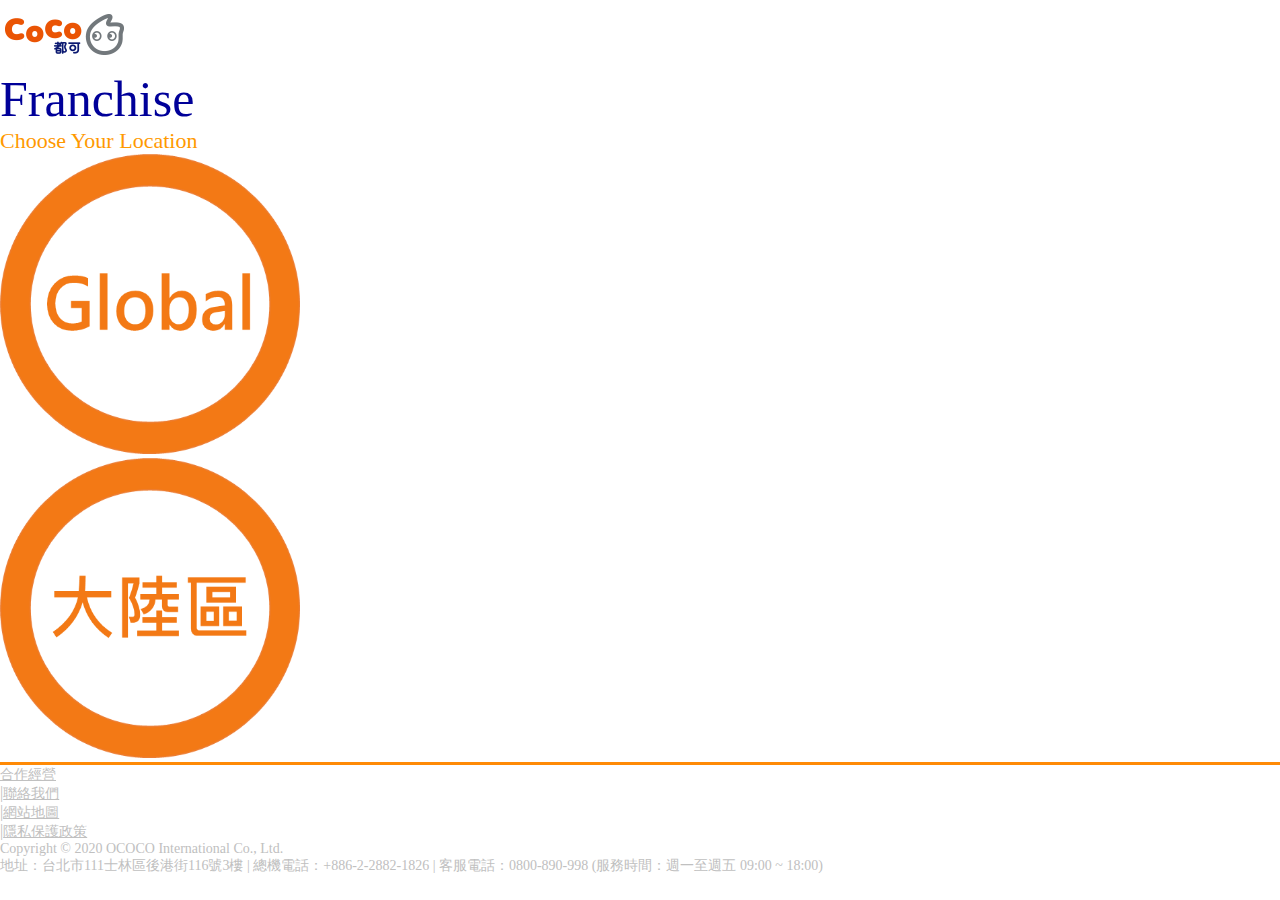
<file: cooperate.html>
<html lang="en">

<head>
    <meta charset="UTF-8">
    <title>product</title>
    <meta name="viewport" content="width=device-width,initial-scale=1">
    <link rel="stylesheet" href="https://cdn.jsdelivr.net/npm/bootstrap@4.5.0/dist/css/bootstrap.min.css" integrity="sha384-9aIt2nRpC12Uk9gS9baDl411NQApFmC26EwAOH8WgZl5MYYxFfc+NcPb1dKGj7Sk" crossorigin="anonymous">

    <!-- JS, Popper.js, and jQuery -->
    <script src="https://cdn.jsdelivr.net/npm/jquery@3.5.1/dist/jquery.slim.min.js" integrity="sha384-DfXdz2htPH0lsSSs5nCTpuj/zy4C+OGpamoFVy38MVBnE+IbbVYUew+OrCXaRkfj" crossorigin="anonymous"></script>
    <script src="https://cdn.jsdelivr.net/npm/popper.js@1.16.0/dist/umd/popper.min.js" integrity="sha384-Q6E9RHvbIyZFJoft+2mJbHaEWldlvI9IOYy5n3zV9zzTtmI3UksdQRVvoxMfooAo" crossorigin="anonymous"></script>
    <script src="https://cdn.jsdelivr.net/npm/bootstrap@4.5.0/dist/js/bootstrap.min.js" integrity="sha384-OgVRvuATP1z7JjHLkuOU7Xw704+h835Lr+6QL9UvYjZE3Ipu6Tp75j7Bh/kR0JKI" crossorigin="anonymous"></script>
    <link rel="stylesheet" href="./css/reset.css">
    <link rel="stylesheet" href="./css/cooperate.css">

</head>

<body>
    <div class="container-fluid p-0" id="top">

        <!-- 头部 -->
        <header>
            <div class="head_box">
                <div class="logo_box">
                    <a href="#">
                        <img src="img/logo.png" alt="">
                    </a>
                </div>
            </div>
        </header>
        <section class="container-fluid p-0 location_two">
            <div class="container text-center">
                <p class="text_blue">Franchise</p>
                <p class="text_orange">Choose Your Location</p>
                <div class="location_pic">
                    <ul class="list-unstyled d-flex justify-content-around">
                        <li><a href="javascript:;"><img src="cooperate-img/btn_FranchiseGlobal.png" alt=""></a></li>
                        <li><a href="javascript:;"><img src="cooperate-img/btn_FranchiseChina.png" alt=""></a></li>
                    </ul>
                </div>
            </div>
        </section>


        <!-- footer -->
        <footer class="container-fluid">
            <!-- 小屏变色图标变色居中 大屏靠右， 上下两个div都col-12 -->
            <div class="container">
              
                <div class="footer_text">
                    <ul class="pl-0 m-0 footer_text_box breadcrumb list-unstyled">
                        <li class="breadcrumb-item"><a href="#">合作經營</a></li>
                        <li class="breadcrumb-item"><a href="#">聯絡我們</a></li>
                        <li class="breadcrumb-item"><a href="#">網站地圖</a></li>
                        <li class="breadcrumb-item"><a href="#">隱私保護政策</a></li>
                    </ul>
                    <p class="m-0">Copyright © 2020 OCOCO International Co., Ltd.</p>
                    <p>地址：台北市111士林區後港街116號3樓 | 總機電話：+886-2-2882-1826 | 客服電話：0800-890-998 (服務時間：週一至週五 09:00 ~ 18:00)</p>
                </div>
            </div>
        </footer>
    </div>
</body>
</html>
</file>
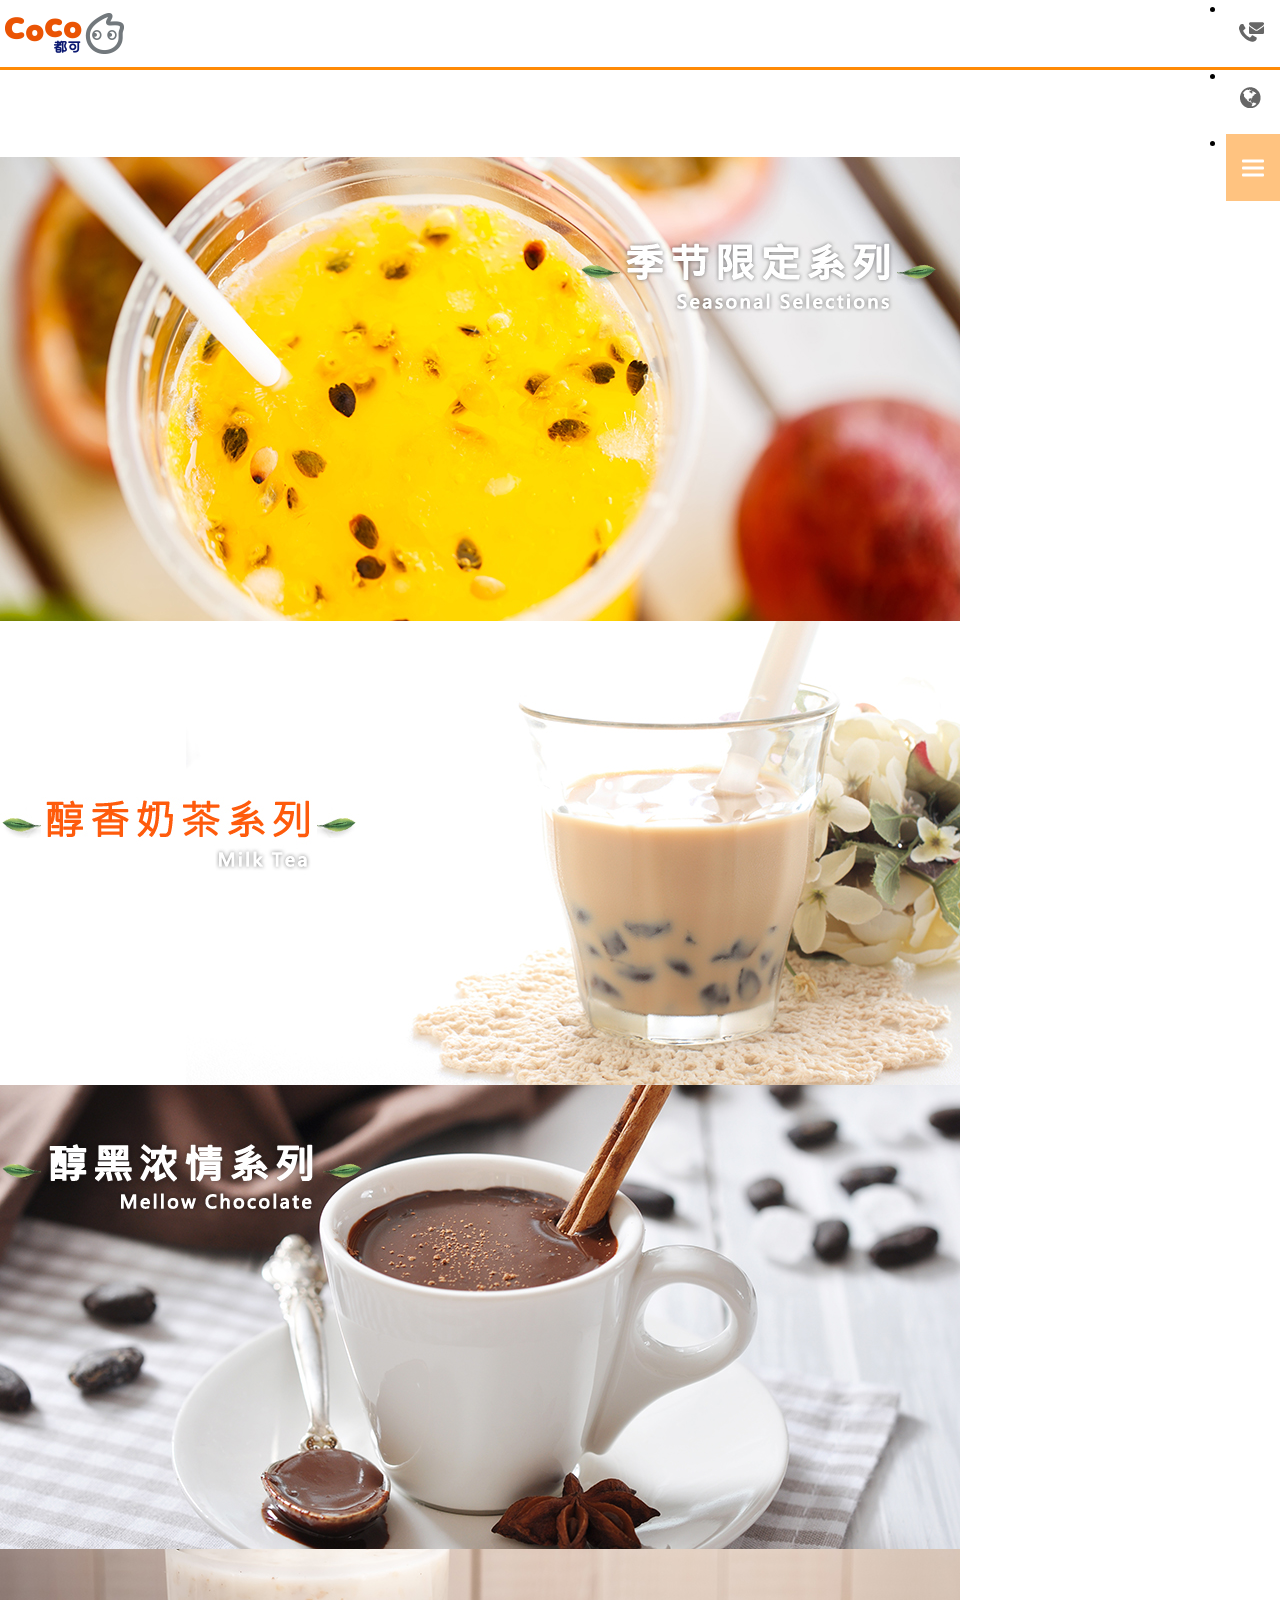
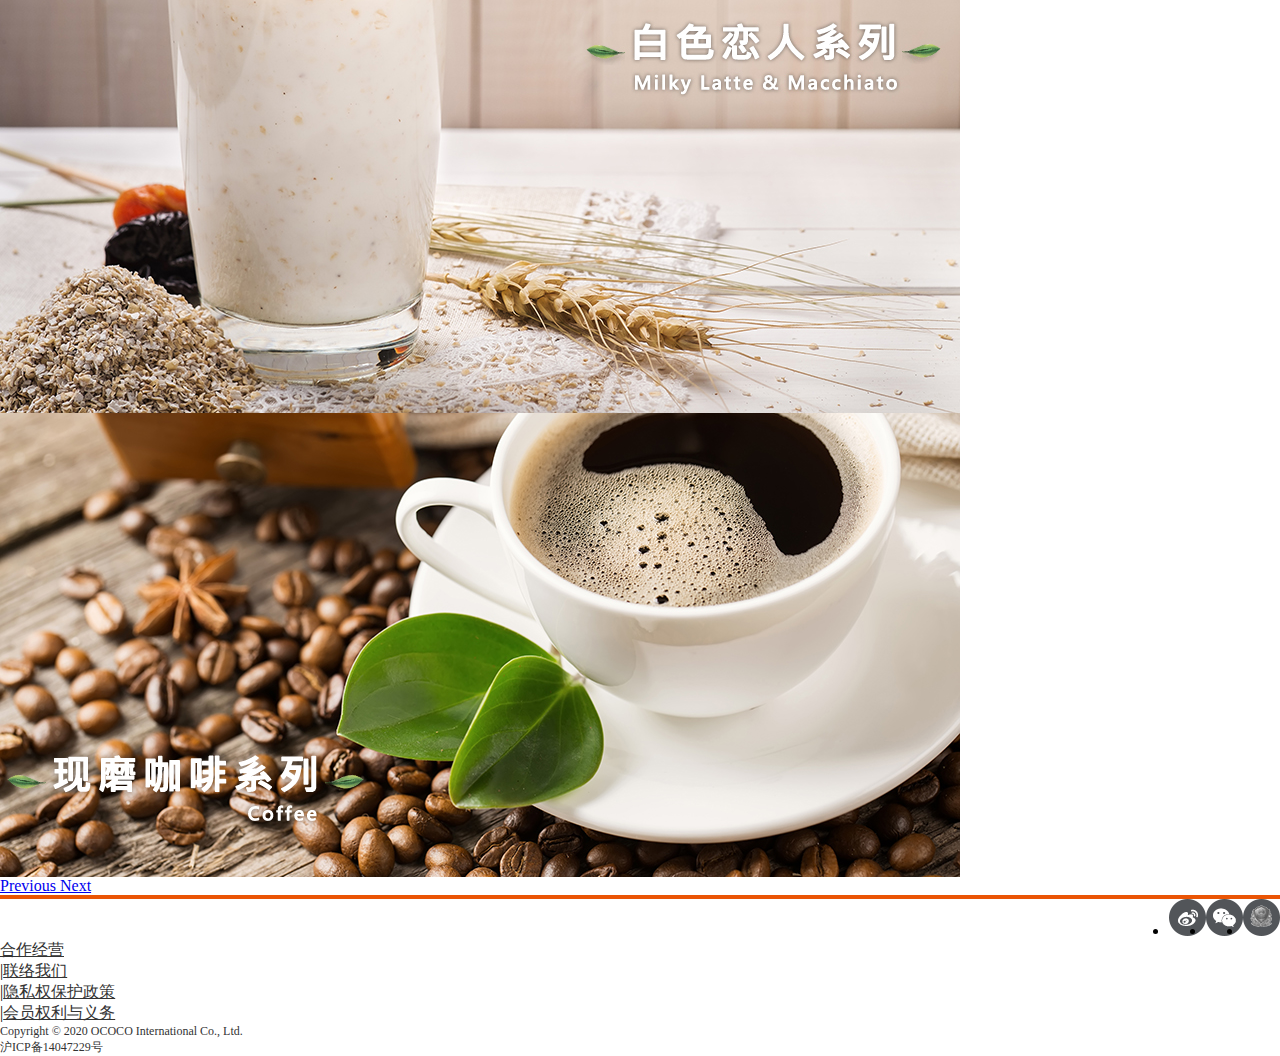
<file: product.html>
<html lang="en">

<head>
    <meta charset="UTF-8">
    <title>product</title>
    <meta name="viewport" content="width=device-width,initial-scale=1">
    <link rel="stylesheet" href="https://cdn.jsdelivr.net/npm/bootstrap@4.5.0/dist/css/bootstrap.min.css" integrity="sha384-9aIt2nRpC12Uk9gS9baDl411NQApFmC26EwAOH8WgZl5MYYxFfc+NcPb1dKGj7Sk" crossorigin="anonymous">

    <!-- JS, Popper.js, and jQuery -->
    <script src="https://cdn.jsdelivr.net/npm/jquery@3.5.1/dist/jquery.slim.min.js" integrity="sha384-DfXdz2htPH0lsSSs5nCTpuj/zy4C+OGpamoFVy38MVBnE+IbbVYUew+OrCXaRkfj" crossorigin="anonymous"></script>
    <script src="https://cdn.jsdelivr.net/npm/popper.js@1.16.0/dist/umd/popper.min.js" integrity="sha384-Q6E9RHvbIyZFJoft+2mJbHaEWldlvI9IOYy5n3zV9zzTtmI3UksdQRVvoxMfooAo" crossorigin="anonymous"></script>
    <script src="https://cdn.jsdelivr.net/npm/bootstrap@4.5.0/dist/js/bootstrap.min.js" integrity="sha384-OgVRvuATP1z7JjHLkuOU7Xw704+h835Lr+6QL9UvYjZE3Ipu6Tp75j7Bh/kR0JKI" crossorigin="anonymous"></script>
    <link rel="stylesheet" href="./font/iconfont.css">
    <link rel="stylesheet" href="./css/reset.css">
    <link rel="stylesheet" href="./css/header.css">
    <link rel="stylesheet" href="./css/product.css">
    <link rel="stylesheet" href="./css/footer.css">



</head>

<body>
    <div class="container-fluid p-0" id="top">

        <!-- 头部 -->
        <header>
            <div class="head_box">
                <div class="logo_box">
                    <a href="#">
                        <img src="img/logo.png" alt="">
                    </a>
                </div>

                <ul class="list-unstyled d-flex align-items-center ">
                    <li>
                        <a href="javascript:;"></a>
                    </li>
                    <li>
                        <a href="javascript:;"></a>
                    </li>
                    <li>
                        <a href="javascript:;" class="tab">
                            <span></span>
                        </a>
                    </li>
                </ul>
            </div>
        </header>
        <section class="banner container-md p-0">
            <!-- 轮播 -->

            <div id="carouselExampleIndicators" class="carousel slide" data-ride="carousel">
                <ol class="carousel-indicators">
                    <li data-target="#carouselExampleIndicators" data-slide-to="0" class="active"></li>
                    <li data-target="#carouselExampleIndicators" data-slide-to="1"></li>
                    <li data-target="#carouselExampleIndicators" data-slide-to="2"></li>
                    <li data-target="#carouselExampleIndicators" data-slide-to="3"></li>
                    <li data-target="#carouselExampleIndicators" data-slide-to="4"></li>
                </ol>
                <div class="carousel-inner">
                    <div class="carousel-item active">
                        <img src="product-img/banner-01.jpg" class="d-block w-100">
                    </div>
                    <div class="carousel-item">
                        <img src="product-img/banner-02.jpg" class="d-block w-100">
                    </div>
                    <div class="carousel-item">
                        <img src="product-img/banner-03.jpg" class="d-block w-100">
                    </div>
                    <div class="carousel-item">
                        <img src="product-img/banner-04.jpg" class="d-block w-100">
                    </div>
                    <div class="carousel-item">
                        <img src="product-img/banner-05.jpg" class="d-block w-100">
                    </div>
                </div>
                <a class="carousel-control-prev" href="#carouselExampleIndicators" role="button" data-slide="prev">
                    <span class="carousel-control-prev-icon" aria-hidden="true"></span>
                    <span class="sr-only">Previous</span>
                </a>
                <a class="carousel-control-next" href="#carouselExampleIndicators" role="button" data-slide="next">
                    <span class="carousel-control-next-icon" aria-hidden="true"></span>
                    <span class="sr-only">Next</span>
                </a>
            </div>


        </section>
        <div class="h-75 bg-danger"></div>

        <!-- footer -->
        <footer class="container-fluid">
            <!-- 小屏变色图标变色居中 大屏靠右， 上下两个div都col-12 -->
            <div class="container">
                <div class="mt-4 footer_pic">
                    <ul class="list-unstyled">
                        <li><a href="javascript:;"></a></li>
                        <li><a class="mx-md-2" href="javascript:;"></a></li>
                        <li><a href="javascript:;"></a></li>
                    </ul>
                </div>
                <div class="footer_text">
                    <ul class="pl-0 footer_text_box breadcrumb list-unstyled">
                        <li class="breadcrumb-item"><a href="#">合作经营</a></li>
                        <li class="breadcrumb-item"><a href="#">联络我们</a></li>
                        <li class="breadcrumb-item"><a href="#">隐私权保护政策</a></li>
                        <li class="breadcrumb-item"><a href="#">会员权利与义务</a></li>
                    </ul>
                    <p>Copyright © 2020 OCOCO International Co., Ltd.</p>
                    <p class="end">沪ICP备14047229号</p>
                </div>
            </div>
        </footer>
    </div>
</body>

</html>
</file>
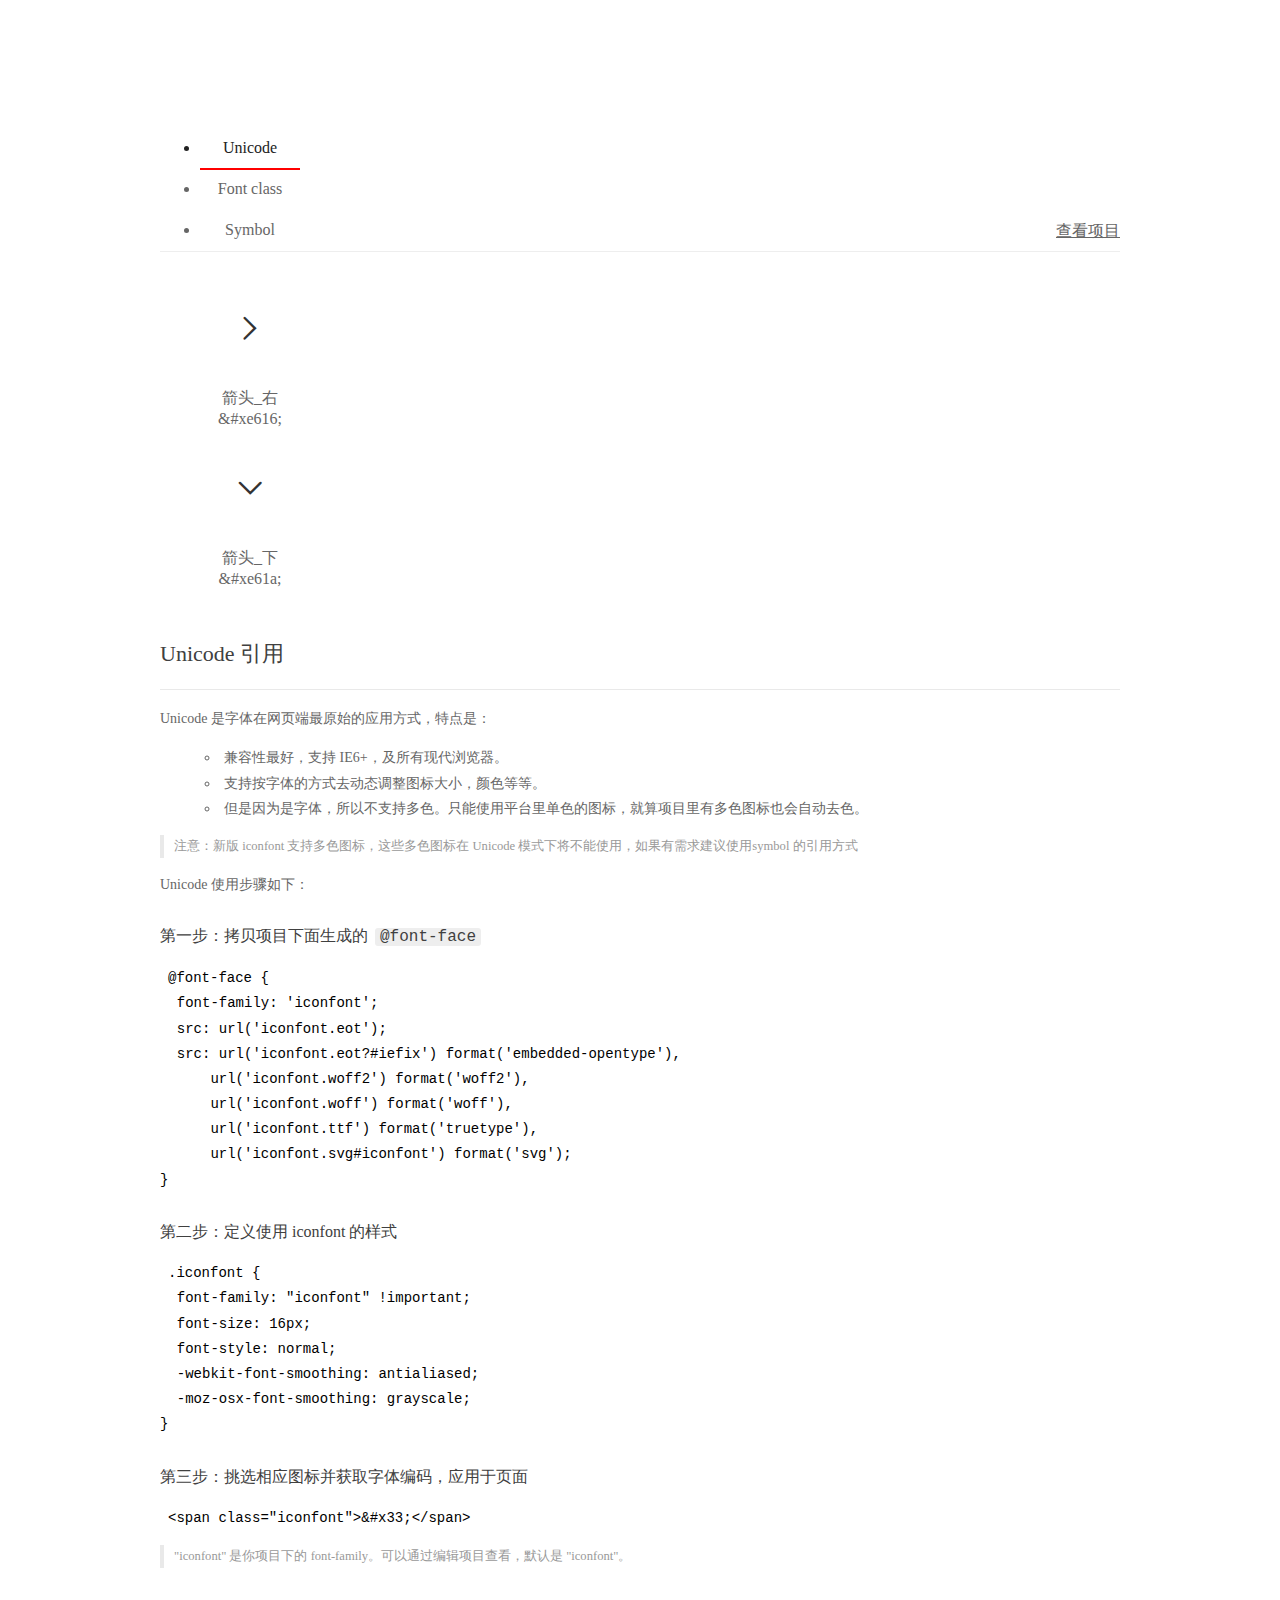
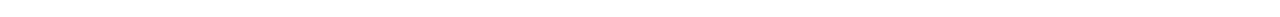
<file: font/demo_index.html>
<!DOCTYPE html>
<html>
<head>
  <meta charset="utf-8"/>
  <title>IconFont Demo</title>
  <link rel="shortcut icon" href="https://img.alicdn.com/tps/i4/TB1_oz6GVXXXXaFXpXXJDFnIXXX-64-64.ico" type="image/x-icon"/>
  <link rel="stylesheet" href="https://g.alicdn.com/thx/cube/1.3.2/cube.min.css">
  <link rel="stylesheet" href="demo.css">
  <link rel="stylesheet" href="iconfont.css">
  <script src="iconfont.js"></script>
  <!-- jQuery -->
  <script src="https://a1.alicdn.com/oss/uploads/2018/12/26/7bfddb60-08e8-11e9-9b04-53e73bb6408b.js"></script>
  <!-- 代码高亮 -->
  <script src="https://a1.alicdn.com/oss/uploads/2018/12/26/a3f714d0-08e6-11e9-8a15-ebf944d7534c.js"></script>
</head>
<body>
  <div class="main">
    <h1 class="logo"><a href="https://www.iconfont.cn/" title="iconfont 首页" target="_blank">&#xe86b;</a></h1>
    <div class="nav-tabs">
      <ul id="tabs" class="dib-box">
        <li class="dib active"><span>Unicode</span></li>
        <li class="dib"><span>Font class</span></li>
        <li class="dib"><span>Symbol</span></li>
      </ul>
      
      <a href="https://www.iconfont.cn/manage/index?manage_type=myprojects&projectId=1898092" target="_blank" class="nav-more">查看项目</a>
      
    </div>
    <div class="tab-container">
      <div class="content unicode" style="display: block;">
          <ul class="icon_lists dib-box">
          
            <li class="dib">
              <span class="icon iconfont">&#xe616;</span>
                <div class="name">箭头_右</div>
                <div class="code-name">&amp;#xe616;</div>
              </li>
          
            <li class="dib">
              <span class="icon iconfont">&#xe61a;</span>
                <div class="name">箭头_下</div>
                <div class="code-name">&amp;#xe61a;</div>
              </li>
          
          </ul>
          <div class="article markdown">
          <h2 id="unicode-">Unicode 引用</h2>
          <hr>

          <p>Unicode 是字体在网页端最原始的应用方式，特点是：</p>
          <ul>
            <li>兼容性最好，支持 IE6+，及所有现代浏览器。</li>
            <li>支持按字体的方式去动态调整图标大小，颜色等等。</li>
            <li>但是因为是字体，所以不支持多色。只能使用平台里单色的图标，就算项目里有多色图标也会自动去色。</li>
          </ul>
          <blockquote>
            <p>注意：新版 iconfont 支持多色图标，这些多色图标在 Unicode 模式下将不能使用，如果有需求建议使用symbol 的引用方式</p>
          </blockquote>
          <p>Unicode 使用步骤如下：</p>
          <h3 id="-font-face">第一步：拷贝项目下面生成的 <code>@font-face</code></h3>
<pre><code class="language-css"
>@font-face {
  font-family: 'iconfont';
  src: url('iconfont.eot');
  src: url('iconfont.eot?#iefix') format('embedded-opentype'),
      url('iconfont.woff2') format('woff2'),
      url('iconfont.woff') format('woff'),
      url('iconfont.ttf') format('truetype'),
      url('iconfont.svg#iconfont') format('svg');
}
</code></pre>
          <h3 id="-iconfont-">第二步：定义使用 iconfont 的样式</h3>
<pre><code class="language-css"
>.iconfont {
  font-family: "iconfont" !important;
  font-size: 16px;
  font-style: normal;
  -webkit-font-smoothing: antialiased;
  -moz-osx-font-smoothing: grayscale;
}
</code></pre>
          <h3 id="-">第三步：挑选相应图标并获取字体编码，应用于页面</h3>
<pre>
<code class="language-html"
>&lt;span class="iconfont"&gt;&amp;#x33;&lt;/span&gt;
</code></pre>
          <blockquote>
            <p>"iconfont" 是你项目下的 font-family。可以通过编辑项目查看，默认是 "iconfont"。</p>
          </blockquote>
          </div>
      </div>
      <div class="content font-class">
        <ul class="icon_lists dib-box">
          
          <li class="dib">
            <span class="icon iconfont icon-jiantou"></span>
            <div class="name">
              箭头_右
            </div>
            <div class="code-name">.icon-jiantou
            </div>
          </li>
          
          <li class="dib">
            <span class="icon iconfont icon-jiantou_down"></span>
            <div class="name">
              箭头_下
            </div>
            <div class="code-name">.icon-jiantou_down
            </div>
          </li>
          
        </ul>
        <div class="article markdown">
        <h2 id="font-class-">font-class 引用</h2>
        <hr>

        <p>font-class 是 Unicode 使用方式的一种变种，主要是解决 Unicode 书写不直观，语意不明确的问题。</p>
        <p>与 Unicode 使用方式相比，具有如下特点：</p>
        <ul>
          <li>兼容性良好，支持 IE8+，及所有现代浏览器。</li>
          <li>相比于 Unicode 语意明确，书写更直观。可以很容易分辨这个 icon 是什么。</li>
          <li>因为使用 class 来定义图标，所以当要替换图标时，只需要修改 class 里面的 Unicode 引用。</li>
          <li>不过因为本质上还是使用的字体，所以多色图标还是不支持的。</li>
        </ul>
        <p>使用步骤如下：</p>
        <h3 id="-fontclass-">第一步：引入项目下面生成的 fontclass 代码：</h3>
<pre><code class="language-html">&lt;link rel="stylesheet" href="./iconfont.css"&gt;
</code></pre>
        <h3 id="-">第二步：挑选相应图标并获取类名，应用于页面：</h3>
<pre><code class="language-html">&lt;span class="iconfont icon-xxx"&gt;&lt;/span&gt;
</code></pre>
        <blockquote>
          <p>"
            iconfont" 是你项目下的 font-family。可以通过编辑项目查看，默认是 "iconfont"。</p>
        </blockquote>
      </div>
      </div>
      <div class="content symbol">
          <ul class="icon_lists dib-box">
          
            <li class="dib">
                <svg class="icon svg-icon" aria-hidden="true">
                  <use xlink:href="#icon-jiantou"></use>
                </svg>
                <div class="name">箭头_右</div>
                <div class="code-name">#icon-jiantou</div>
            </li>
          
            <li class="dib">
                <svg class="icon svg-icon" aria-hidden="true">
                  <use xlink:href="#icon-jiantou_down"></use>
                </svg>
                <div class="name">箭头_下</div>
                <div class="code-name">#icon-jiantou_down</div>
            </li>
          
          </ul>
          <div class="article markdown">
          <h2 id="symbol-">Symbol 引用</h2>
          <hr>

          <p>这是一种全新的使用方式，应该说这才是未来的主流，也是平台目前推荐的用法。相关介绍可以参考这篇<a href="">文章</a>
            这种用法其实是做了一个 SVG 的集合，与另外两种相比具有如下特点：</p>
          <ul>
            <li>支持多色图标了，不再受单色限制。</li>
            <li>通过一些技巧，支持像字体那样，通过 <code>font-size</code>, <code>color</code> 来调整样式。</li>
            <li>兼容性较差，支持 IE9+，及现代浏览器。</li>
            <li>浏览器渲染 SVG 的性能一般，还不如 png。</li>
          </ul>
          <p>使用步骤如下：</p>
          <h3 id="-symbol-">第一步：引入项目下面生成的 symbol 代码：</h3>
<pre><code class="language-html">&lt;script src="./iconfont.js"&gt;&lt;/script&gt;
</code></pre>
          <h3 id="-css-">第二步：加入通用 CSS 代码（引入一次就行）：</h3>
<pre><code class="language-html">&lt;style&gt;
.icon {
  width: 1em;
  height: 1em;
  vertical-align: -0.15em;
  fill: currentColor;
  overflow: hidden;
}
&lt;/style&gt;
</code></pre>
          <h3 id="-">第三步：挑选相应图标并获取类名，应用于页面：</h3>
<pre><code class="language-html">&lt;svg class="icon" aria-hidden="true"&gt;
  &lt;use xlink:href="#icon-xxx"&gt;&lt;/use&gt;
&lt;/svg&gt;
</code></pre>
          </div>
      </div>

    </div>
  </div>
  <script>
  $(document).ready(function () {
      $('.tab-container .content:first').show()

      $('#tabs li').click(function (e) {
        var tabContent = $('.tab-container .content')
        var index = $(this).index()

        if ($(this).hasClass('active')) {
          return
        } else {
          $('#tabs li').removeClass('active')
          $(this).addClass('active')

          tabContent.hide().eq(index).fadeIn()
        }
      })
    })
  </script>
</body>
</html>
</file>
<file: css/cooperate.css>
header {
    width: 100%;
    height: 70px;
    
}
header .head_box{
    width: 100%;
    background-color: #fff;
}

header .head_box .logo_box {
    width: 150px;
}

header .head_box .logo_box a {
    display: block;
    height: 100%;
}

header .head_box .logo_box img {
    position: relative;
    top: 50%;
    left: 5px;
    transform: translateY(-50%);
    
}

.location_two{
    border-bottom: 3px solid #ff8a06;

}
.location_two .text_blue{
    color: #000099;
    font-size: 50px;
}
.location_two .text_orange{
    color: #FF9900;
    font-size: 22px;
}
.location_two  .location_pic{
    min-width: 600px;
    
}
.location_two  .location_pic > ul > li > a img{
    width: 300px;
    height: 300px;
}
.breadcrumb-item{
    display: list-item;
}
.breadcrumb-item + .breadcrumb-item::before{
    content: '|';
    color: Silver;    
}

footer .footer_text .footer_text_box{
    background-color: #fff;
}
footer p,footer a{
    font-size: 14px;
    color: Silver;
}
footer p:hover, footer a:hover{
    color: Silver;
}
footer p, footer ul{
    min-width: 471px;
}
</file>
<file: font/iconfont.css>
@font-face {font-family: "iconfont";
  src: url('iconfont.eot?t=1592821597383'); /* IE9 */
  src: url('iconfont.eot?t=1592821597383#iefix') format('embedded-opentype'), /* IE6-IE8 */
  url('[data-uri]') format('woff2'),
  url('iconfont.woff?t=1592821597383') format('woff'),
  url('iconfont.ttf?t=1592821597383') format('truetype'), /* chrome, firefox, opera, Safari, Android, iOS 4.2+ */
  url('iconfont.svg?t=1592821597383#iconfont') format('svg'); /* iOS 4.1- */
}

.iconfont {
  font-family: "iconfont" !important;
  font-size: 16px;
  font-style: normal;
  -webkit-font-smoothing: antialiased;
  -moz-osx-font-smoothing: grayscale;
}

.icon-jiantou:before {
  content: "\e616";
}

.icon-jiantou_down:before {
  content: "\e61a";
}
</file>
<file: css/header.css>
/* header */
header {
    width: 100%;
    height: 70px;
    position: fixed;
    top: 0;
    left: 0;
    border-bottom: 3px solid #ff8a06;
    z-index: 1;
}

header .head_box{
    width: 100%;
    background-color: #fff;
}

header .head_box .logo_box {
    width: 13%;
}

header .head_box .logo_box a {
    display: block;
    height: 100%;
}

header .head_box .logo_box img {
    width: 100%;
    position: relative;
    top: 50%;
    left: 5px;
    transform: translateY(-50%);
}

@media (min-width: 992px){
    header .head_box .logo_box {
        width: 119px;
    }
}


header .head_box ul {
    height: 100%;
    position: absolute !important;
    top: 0;
    right: 0;
}
header .head_box ul li a {
    display: block;
    width: 54px;
    height: 67px;
}


header .head_box ul li:nth-child(1) a,
header .head_box ul li:nth-child(2) a {
    background: url(../img/top-menu-icons.png) no-repeat;
    background-position: 13px -28px;
}

header .head_box ul li:nth-child(2) a {
    background-position: -90px -30px;
}

header .head_box ul li:nth-child(1):hover a,
header .head_box ul li:nth-child(2):hover a {
    background: url(../img/top-menu-icons.png) no-repeat;
    background-position: 13px 18px;
}

header .head_box ul li:nth-child(2):hover a {
    background-position: -90px 18px;
}

header .head_box ul li .tab {
    background-color: #FFC380;
    position: relative;

}

header .head_box ul li .tab:hover {
    background-color: #FF8A06;
}

header .head_box ul li .tab span {
    position: absolute;
    width: 22px;
    height: 3px;
    background-color: #fff;
    border-radius: 1px;
    left: 50%;
    top: 50%;
    transform: translate(-50%, -50%);

}

header .head_box ul li .tab span::before,
header .head_box ul li .tab span::after {
    content: '';
    position: absolute;
    width: 22px;
    height: 3px;
    background-color: #fff;
    border-radius: 1px;
    left: 50%;
    top: -7px;
    transform: translateX(-50%);
}

header .head_box ul li .tab span::after {
    top: 7px;
}
</file>
<file: css/product.css>
.banner{
    margin-top: 67px;
}
</file>
<file: css/footer.css>
/* footer */
.to_top{
    display: block;
    width: 81px;
    height: 47px;
    margin: 0 auto;
    background: url(../img/top.png) no-repeat;
}
.to_top:hover{
    background: url(../img/topH.png) no-repeat;
}

footer{
    border-top: 4px solid #ea5404;
}
footer .footer_pic > ul > li a{
    display: inline-block;
    height: 37px;
    width: 37px;
}

@media (max-width: 767px){
    footer .footer_pic ul{
        display: flex;
        justify-content: space-between;
    }
    footer .footer_pic ul li{
        width: 33.33%;
        text-align: center;
    }
    footer .footer_pic ul li a{
        width: 86px;
        height: 86px;
        transform: scale(0.7, 0.7);
    }
    footer .footer_pic > ul > li:nth-child(1) a{
        background: url(../img/weibo_m.png) no-repeat;
    }
    footer .footer_pic > ul > li:nth-child(2) a{
        background: url(../img/wh_m.png) no-repeat;
    }
    footer .footer_pic > ul > li:nth-child(3) a{
        background: url(../img/slcfl_m.png) no-repeat;
    }
}   
@media (min-width: 768px){
    footer .footer_pic ul{
        display: flex;
        justify-content: flex-end;
    }
    footer .footer_pic > ul > li:nth-child(1) a{
        background: url(../img/weibo.png) no-repeat;
    }
    footer .footer_pic > ul > li:nth-child(2) a{
        background: url(../img/wh.png) no-repeat;
    }
    footer .footer_pic > ul > li:nth-child(3) a{
        background: url(../img/slcfl.png) no-repeat;
    }
    footer .footer_pic > ul > li:nth-child(1) a:hover{
        background: url(../img/weibo_hover.png) no-repeat;
    }
    footer .footer_pic > ul > li:nth-child(2) a:hover{
        background: url(../img/wh_hover.png) no-repeat;
    }
    footer .footer_pic > ul > li:nth-child(3) a:hover{
        background: url(../img/slcfl_hover.png) no-repeat;
    }
} 
.breadcrumb-item + .breadcrumb-item::before{
    content: '|';
}

footer .footer_text a{
    color: #333333;
}
footer .footer_text a:hover{
    color: #ea5404;
}
footer .footer_text .footer_text_box{
    background-color: #fff;
}
footer p{
    font-size: 12px;
    color: #333333;
}
@media (max-width: 576px){
    footer p.end{
        display: none;
    }
}
</file>
<file: font/demo.css>
/* Logo 字体 */
@font-face {
  font-family: "iconfont logo";
  src: url('https://at.alicdn.com/t/font_985780_km7mi63cihi.eot?t=1545807318834');
  src: url('https://at.alicdn.com/t/font_985780_km7mi63cihi.eot?t=1545807318834#iefix') format('embedded-opentype'),
    url('https://at.alicdn.com/t/font_985780_km7mi63cihi.woff?t=1545807318834') format('woff'),
    url('https://at.alicdn.com/t/font_985780_km7mi63cihi.ttf?t=1545807318834') format('truetype'),
    url('https://at.alicdn.com/t/font_985780_km7mi63cihi.svg?t=1545807318834#iconfont') format('svg');
}

.logo {
  font-family: "iconfont logo";
  font-size: 160px;
  font-style: normal;
  -webkit-font-smoothing: antialiased;
  -moz-osx-font-smoothing: grayscale;
}

/* tabs */
.nav-tabs {
  position: relative;
}

.nav-tabs .nav-more {
  position: absolute;
  right: 0;
  bottom: 0;
  height: 42px;
  line-height: 42px;
  color: #666;
}

#tabs {
  border-bottom: 1px solid #eee;
}

#tabs li {
  cursor: pointer;
  width: 100px;
  height: 40px;
  line-height: 40px;
  text-align: center;
  font-size: 16px;
  border-bottom: 2px solid transparent;
  position: relative;
  z-index: 1;
  margin-bottom: -1px;
  color: #666;
}


#tabs .active {
  border-bottom-color: #f00;
  color: #222;
}

.tab-container .content {
  display: none;
}

/* 页面布局 */
.main {
  padding: 30px 100px;
  width: 960px;
  margin: 0 auto;
}

.main .logo {
  color: #333;
  text-align: left;
  margin-bottom: 30px;
  line-height: 1;
  height: 110px;
  margin-top: -50px;
  overflow: hidden;
  *zoom: 1;
}

.main .logo a {
  font-size: 160px;
  color: #333;
}

.helps {
  margin-top: 40px;
}

.helps pre {
  padding: 20px;
  margin: 10px 0;
  border: solid 1px #e7e1cd;
  background-color: #fffdef;
  overflow: auto;
}

.icon_lists {
  width: 100% !important;
  overflow: hidden;
  *zoom: 1;
}

.icon_lists li {
  width: 100px;
  margin-bottom: 10px;
  margin-right: 20px;
  text-align: center;
  list-style: none !important;
  cursor: default;
}

.icon_lists li .code-name {
  line-height: 1.2;
}

.icon_lists .icon {
  display: block;
  height: 100px;
  line-height: 100px;
  font-size: 42px;
  margin: 10px auto;
  color: #333;
  -webkit-transition: font-size 0.25s linear, width 0.25s linear;
  -moz-transition: font-size 0.25s linear, width 0.25s linear;
  transition: font-size 0.25s linear, width 0.25s linear;
}

.icon_lists .icon:hover {
  font-size: 100px;
}

.icon_lists .svg-icon {
  /* 通过设置 font-size 来改变图标大小 */
  width: 1em;
  /* 图标和文字相邻时，垂直对齐 */
  vertical-align: -0.15em;
  /* 通过设置 color 来改变 SVG 的颜色/fill */
  fill: currentColor;
  /* path 和 stroke 溢出 viewBox 部分在 IE 下会显示
      normalize.css 中也包含这行 */
  overflow: hidden;
}

.icon_lists li .name,
.icon_lists li .code-name {
  color: #666;
}

/* markdown 样式 */
.markdown {
  color: #666;
  font-size: 14px;
  line-height: 1.8;
}

.highlight {
  line-height: 1.5;
}

.markdown img {
  vertical-align: middle;
  max-width: 100%;
}

.markdown h1 {
  color: #404040;
  font-weight: 500;
  line-height: 40px;
  margin-bottom: 24px;
}

.markdown h2,
.markdown h3,
.markdown h4,
.markdown h5,
.markdown h6 {
  color: #404040;
  margin: 1.6em 0 0.6em 0;
  font-weight: 500;
  clear: both;
}

.markdown h1 {
  font-size: 28px;
}

.markdown h2 {
  font-size: 22px;
}

.markdown h3 {
  font-size: 16px;
}

.markdown h4 {
  font-size: 14px;
}

.markdown h5 {
  font-size: 12px;
}

.markdown h6 {
  font-size: 12px;
}

.markdown hr {
  height: 1px;
  border: 0;
  background: #e9e9e9;
  margin: 16px 0;
  clear: both;
}

.markdown p {
  margin: 1em 0;
}

.markdown>p,
.markdown>blockquote,
.markdown>.highlight,
.markdown>ol,
.markdown>ul {
  width: 80%;
}

.markdown ul>li {
  list-style: circle;
}

.markdown>ul li,
.markdown blockquote ul>li {
  margin-left: 20px;
  padding-left: 4px;
}

.markdown>ul li p,
.markdown>ol li p {
  margin: 0.6em 0;
}

.markdown ol>li {
  list-style: decimal;
}

.markdown>ol li,
.markdown blockquote ol>li {
  margin-left: 20px;
  padding-left: 4px;
}

.markdown code {
  margin: 0 3px;
  padding: 0 5px;
  background: #eee;
  border-radius: 3px;
}

.markdown strong,
.markdown b {
  font-weight: 600;
}

.markdown>table {
  border-collapse: collapse;
  border-spacing: 0px;
  empty-cells: show;
  border: 1px solid #e9e9e9;
  width: 95%;
  margin-bottom: 24px;
}

.markdown>table th {
  white-space: nowrap;
  color: #333;
  font-weight: 600;
}

.markdown>table th,
.markdown>table td {
  border: 1px solid #e9e9e9;
  padding: 8px 16px;
  text-align: left;
}

.markdown>table th {
  background: #F7F7F7;
}

.markdown blockquote {
  font-size: 90%;
  color: #999;
  border-left: 4px solid #e9e9e9;
  padding-left: 0.8em;
  margin: 1em 0;
}

.markdown blockquote p {
  margin: 0;
}

.markdown .anchor {
  opacity: 0;
  transition: opacity 0.3s ease;
  margin-left: 8px;
}

.markdown .waiting {
  color: #ccc;
}

.markdown h1:hover .anchor,
.markdown h2:hover .anchor,
.markdown h3:hover .anchor,
.markdown h4:hover .anchor,
.markdown h5:hover .anchor,
.markdown h6:hover .anchor {
  opacity: 1;
  display: inline-block;
}

.markdown>br,
.markdown>p>br {
  clear: both;
}


.hljs {
  display: block;
  background: white;
  padding: 0.5em;
  color: #333333;
  overflow-x: auto;
}

.hljs-comment,
.hljs-meta {
  color: #969896;
}

.hljs-string,
.hljs-variable,
.hljs-template-variable,
.hljs-strong,
.hljs-emphasis,
.hljs-quote {
  color: #df5000;
}

.hljs-keyword,
.hljs-selector-tag,
.hljs-type {
  color: #a71d5d;
}

.hljs-literal,
.hljs-symbol,
.hljs-bullet,
.hljs-attribute {
  color: #0086b3;
}

.hljs-section,
.hljs-name {
  color: #63a35c;
}

.hljs-tag {
  color: #333333;
}

.hljs-title,
.hljs-attr,
.hljs-selector-id,
.hljs-selector-class,
.hljs-selector-attr,
.hljs-selector-pseudo {
  color: #795da3;
}

.hljs-addition {
  color: #55a532;
  background-color: #eaffea;
}

.hljs-deletion {
  color: #bd2c00;
  background-color: #ffecec;
}

.hljs-link {
  text-decoration: underline;
}

/* 代码高亮 */
/* PrismJS 1.15.0
https://prismjs.com/download.html#themes=prism&languages=markup+css+clike+javascript */
/**
 * prism.js default theme for JavaScript, CSS and HTML
 * Based on dabblet (http://dabblet.com)
 * @author Lea Verou
 */
code[class*="language-"],
pre[class*="language-"] {
  color: black;
  background: none;
  text-shadow: 0 1px white;
  font-family: Consolas, Monaco, 'Andale Mono', 'Ubuntu Mono', monospace;
  text-align: left;
  white-space: pre;
  word-spacing: normal;
  word-break: normal;
  word-wrap: normal;
  line-height: 1.5;

  -moz-tab-size: 4;
  -o-tab-size: 4;
  tab-size: 4;

  -webkit-hyphens: none;
  -moz-hyphens: none;
  -ms-hyphens: none;
  hyphens: none;
}

pre[class*="language-"]::-moz-selection,
pre[class*="language-"] ::-moz-selection,
code[class*="language-"]::-moz-selection,
code[class*="language-"] ::-moz-selection {
  text-shadow: none;
  background: #b3d4fc;
}

pre[class*="language-"]::selection,
pre[class*="language-"] ::selection,
code[class*="language-"]::selection,
code[class*="language-"] ::selection {
  text-shadow: none;
  background: #b3d4fc;
}

@media print {

  code[class*="language-"],
  pre[class*="language-"] {
    text-shadow: none;
  }
}

/* Code blocks */
pre[class*="language-"] {
  padding: 1em;
  margin: .5em 0;
  overflow: auto;
}

:not(pre)>code[class*="language-"],
pre[class*="language-"] {
  background: #f5f2f0;
}

/* Inline code */
:not(pre)>code[class*="language-"] {
  padding: .1em;
  border-radius: .3em;
  white-space: normal;
}

.token.comment,
.token.prolog,
.token.doctype,
.token.cdata {
  color: slategray;
}

.token.punctuation {
  color: #999;
}

.namespace {
  opacity: .7;
}

.token.property,
.token.tag,
.token.boolean,
.token.number,
.token.constant,
.token.symbol,
.token.deleted {
  color: #905;
}

.token.selector,
.token.attr-name,
.token.string,
.token.char,
.token.builtin,
.token.inserted {
  color: #690;
}

.token.operator,
.token.entity,
.token.url,
.language-css .token.string,
.style .token.string {
  color: #9a6e3a;
  background: hsla(0, 0%, 100%, .5);
}

.token.atrule,
.token.attr-value,
.token.keyword {
  color: #07a;
}

.token.function,
.token.class-name {
  color: #DD4A68;
}

.token.regex,
.token.important,
.token.variable {
  color: #e90;
}

.token.important,
.token.bold {
  font-weight: bold;
}

.token.italic {
  font-style: italic;
}

.token.entity {
  cursor: help;
}
</file>
